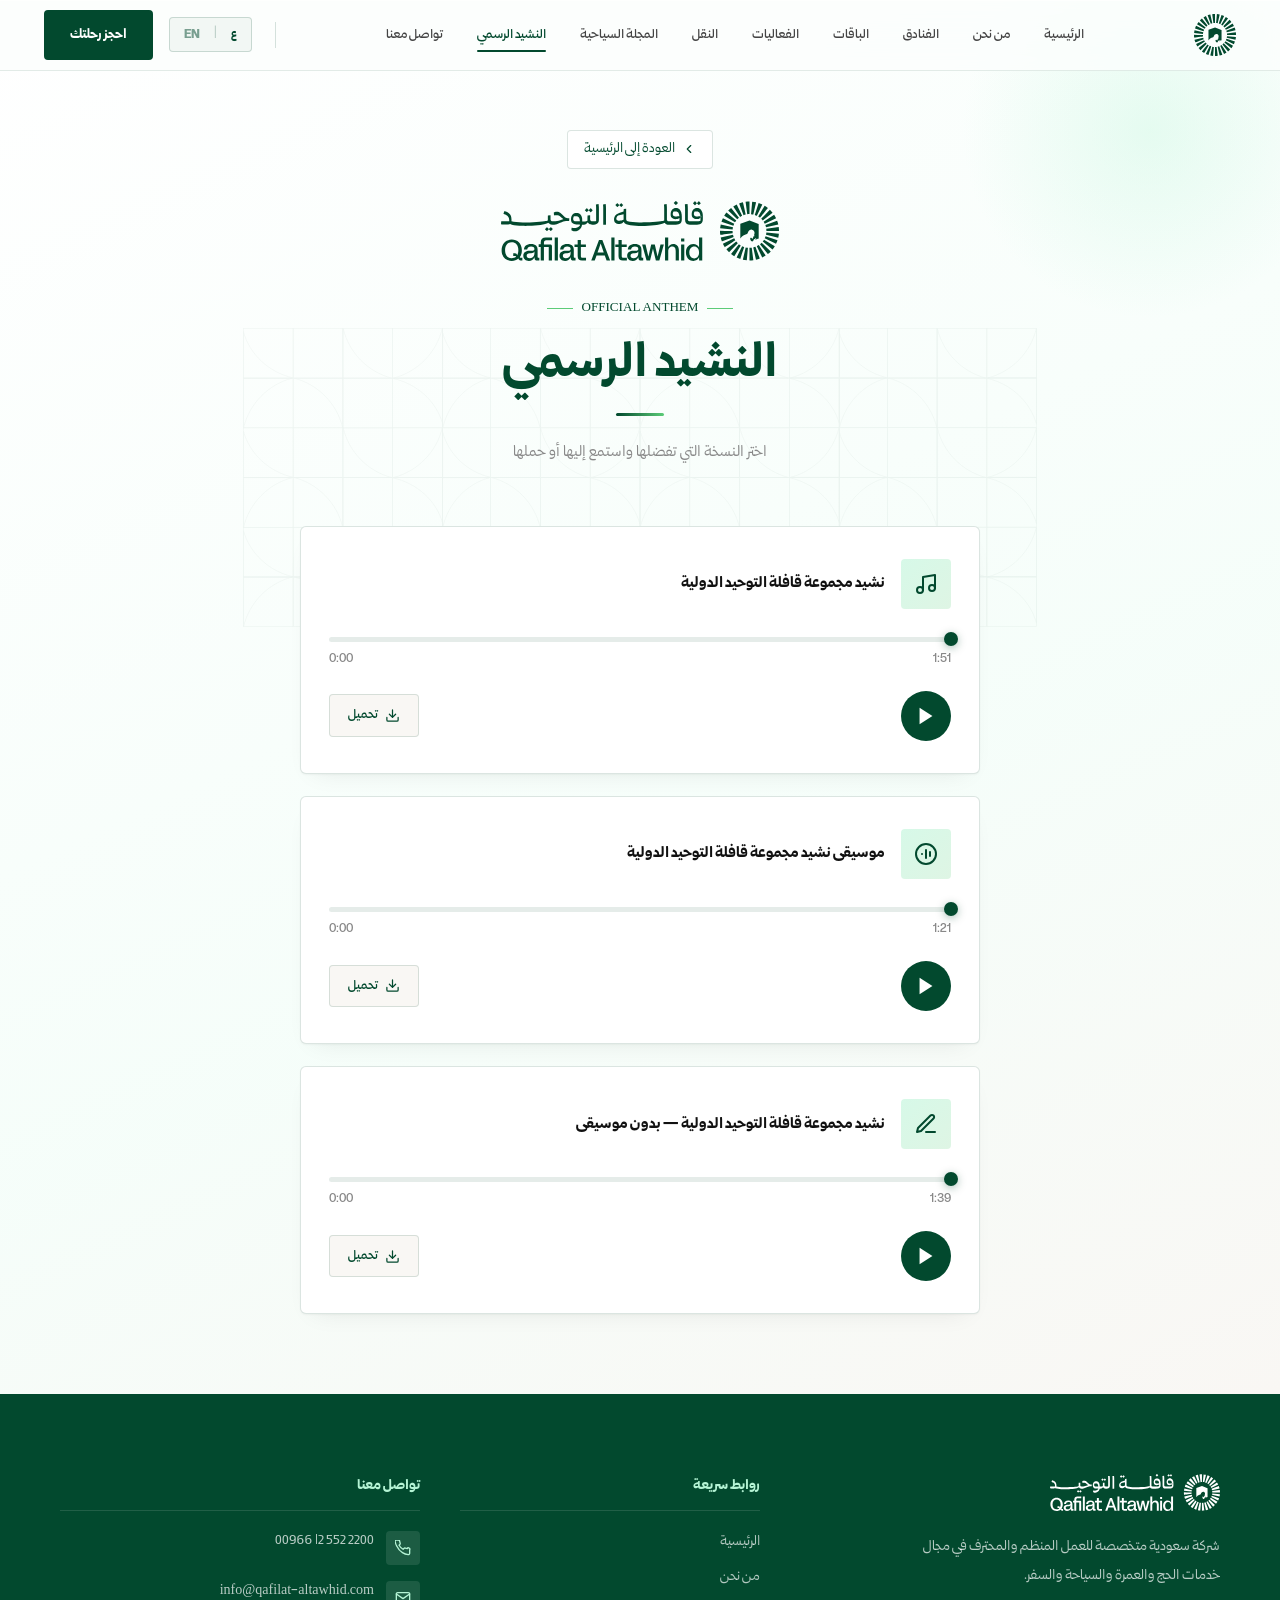
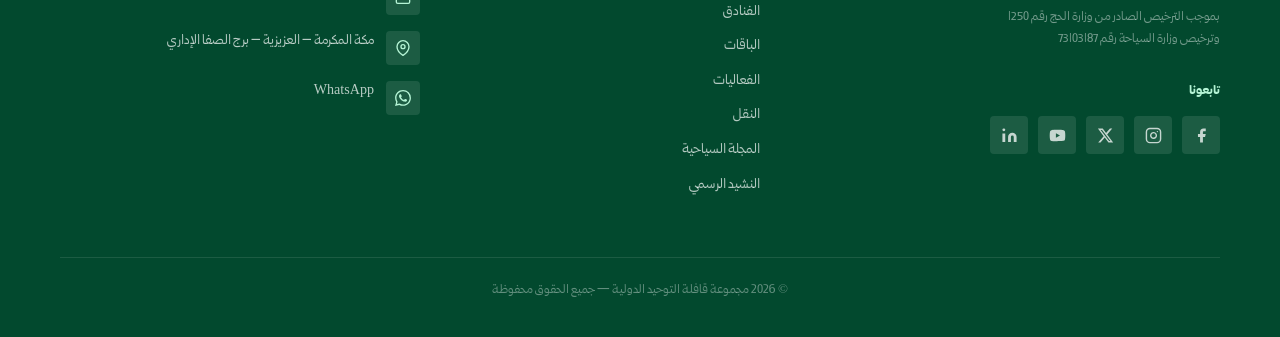
<file: anthem.html>
<!DOCTYPE html>
<html lang="ar" dir="rtl">
<head>
  <meta charset="UTF-8" />
  <meta name="viewport" content="width=device-width, initial-scale=1.0" />
  <meta name="description" content="شريكك في اكتشاف السعودية وبيتك في الرحاب الطاهرة | Your partner in exploring Saudi Arabia, and Your Home In The Holy Lands" />
  <meta name="theme-color" content="#02492e" />
  <!-- Open Graph / Social Sharing -->
  <meta property="og:title"       content="قافلة التوحيد Qafilat Altawhid" />
  <meta property="og:description" content="شريكك في اكتشاف السعودية وبيتك في الرحاب الطاهرة | Your partner in exploring Saudi Arabia, and Your Home In The Holy Lands" />
  <meta property="og:type"        content="website" />
  <meta property="og:url"         content="https://qafilat-altawhid.com/anthem.html" />
  <meta property="og:image"       content="https://qafilat-altawhid.com/preview.jpg" />
  <meta property="og:image:width"  content="1920" />
  <meta property="og:image:height" content="1080" />
  <meta property="og:image:alt"   content="قافلة التوحيد Qafilat Altawhid" />
  <!-- Twitter / X Card -->
  <meta name="twitter:card"        content="summary_large_image" />
  <meta name="twitter:title"       content="قافلة التوحيد Qafilat Altawhid" />
  <meta name="twitter:description" content="شريكك في اكتشاف السعودية وبيتك في الرحاب الطاهرة | Your partner in exploring Saudi Arabia, and Your Home In The Holy Lands" />
  <meta name="twitter:image"       content="https://qafilat-altawhid.com/preview.jpg" />
  <title>قافلة التوحيد Qafilat Altawhid</title>
  <link rel="icon" type="image/svg+xml" href="favicon.svg" />
  <link rel="stylesheet" href="style.css" />
</head>
<body>

<!-- ════════════════════════════════════════
     NAVBAR
════════════════════════════════════════ -->
<nav class="navbar navbar-solid" id="navbar">
  <div class="navbar-inner">

      <a href="index.html" class="nav-logo" aria-label="العودة للرئيسية">
        <img src="SYMBOL LOGO QT.svg"          alt="قافلة التوحيد" class="nav-logo-symbol" />
        <img src="QT LOGO GREEN MAIN LOGO.svg" alt="قافلة التوحيد" class="nav-logo-full" />
      </a>

      <div class="nav-links">
        <a href="index.html"    class="t" data-ar="الرئيسية"         data-en="Home">الرئيسية</a>
        <a href="index.html#about" class="t" data-ar="من نحن"        data-en="About Us">من نحن</a>
        <a href="https://qafilat-altawhid.com/الوجهات-الفندقية/" target="_blank" rel="noopener" class="t" data-ar="الفنادق"    data-en="Hotels">الفنادق</a>
        <a href="https://qafilat-altawhid.com/اختبار-وجهات/"   target="_blank" rel="noopener" class="t" data-ar="الباقات"    data-en="Packages">الباقات</a>
        <a href="https://qafilat-altawhid.com/الفاعليات/"       target="_blank" rel="noopener" class="t" data-ar="الفعاليات"  data-en="Events">الفعاليات</a>
        <a href="https://qafilat-altawhid.com/خدمات-النقل/"    target="_blank" rel="noopener" class="t" data-ar="النقل"      data-en="Transport">النقل</a>
        <a href="https://qafilat-altawhid.com/المجلة-السياحية/" target="_blank" rel="noopener" class="t" data-ar="المجلة السياحية" data-en="Magazine">المجلة السياحية</a>
        <a href="anthem.html" class="active t" data-ar="النشيد الرسمي" data-en="Anthem">النشيد الرسمي</a>
        <a href="index.html#contact" class="t" data-ar="تواصل معنا"  data-en="Contact">تواصل معنا</a>
      </div>

      <div class="nav-cta">
        <div class="lang-switch" id="langSwitch">
          <button class="lang-opt" data-lang="ar">ع</button>
          <span class="lang-divider">|</span>
          <button class="lang-opt" data-lang="en">EN</button>
        </div>
        <a href="https://qafilat-altawhid.com/الرحلات/" target="_blank" rel="noopener" class="btn btn-primary t" data-ar="احجز رحلتك" data-en="Book Now">احجز رحلتك</a>
      </div>

      <div class="mobile-controls">
        <div class="lang-switch" id="langSwitchMobile">
          <button class="lang-opt" data-lang="ar">ع</button>
          <span class="lang-divider">|</span>
          <button class="lang-opt" data-lang="en">EN</button>
        </div>
        <button class="nav-burger" id="navBurger" aria-label="فتح القائمة" aria-expanded="false">
          <span></span><span></span><span></span>
        </button>
      </div>

  </div><!-- /.navbar-inner -->

  <!-- Mobile dropdown — outside pill+ring so overflow:hidden / backdrop-filter never clips it -->
  <div class="nav-mobile" id="navMobile" role="menu">
    <a href="index.html"    role="menuitem" class="t" data-ar="الرئيسية"        data-en="Home">الرئيسية</a>
    <a href="index.html#about" role="menuitem" class="t" data-ar="من نحن"       data-en="About Us">من نحن</a>
    <a href="https://qafilat-altawhid.com/الوجهات-الفندقية/" target="_blank" rel="noopener" role="menuitem" class="t" data-ar="الفنادق"    data-en="Hotels">الفنادق</a>
    <a href="https://qafilat-altawhid.com/اختبار-وجهات/"   target="_blank" rel="noopener" role="menuitem" class="t" data-ar="الباقات"    data-en="Packages">الباقات</a>
    <a href="https://qafilat-altawhid.com/الفاعليات/"       target="_blank" rel="noopener" role="menuitem" class="t" data-ar="الفعاليات"  data-en="Events">الفعاليات</a>
    <a href="https://qafilat-altawhid.com/خدمات-النقل/"    target="_blank" rel="noopener" role="menuitem" class="t" data-ar="النقل"      data-en="Transport">النقل</a>
    <a href="https://qafilat-altawhid.com/المجلة-السياحية/" target="_blank" rel="noopener" role="menuitem" class="t" data-ar="المجلة السياحية" data-en="Magazine">المجلة السياحية</a>
    <a href="anthem.html" role="menuitem" class="t" data-ar="النشيد الرسمي" data-en="Anthem">النشيد الرسمي</a>
    <a href="index.html#contact" role="menuitem" class="t" data-ar="تواصل معنا" data-en="Contact">تواصل معنا</a>
    <div class="nav-mobile-cta">
      <a href="https://qafilat-altawhid.com/الرحلات/" target="_blank" rel="noopener" class="btn btn-primary t" data-ar="احجز رحلتك" data-en="Book Now">احجز رحلتك</a>
    </div>
  </div>

</nav>


<!-- ════════════════════════════════════════
     ANTHEM PAGE
════════════════════════════════════════ -->
<main class="anthem-page">
  <div class="anthem-orb" aria-hidden="true"></div>

  <div class="anthem-header">
    <a href="index.html" class="anthem-back">
      <svg viewBox="0 0 24 24" fill="none" stroke="currentColor" stroke-width="2" stroke-linecap="round" stroke-linejoin="round"><polyline points="15 18 9 12 15 6"/></svg>
      <span class="t" data-ar="العودة إلى الرئيسية" data-en="Back to Home">العودة إلى الرئيسية</span>
    </a>
    <img src="QT LOGO GREEN MAIN LOGO.svg" alt="قافلة التوحيد" class="nav-logo-anthem" />
    <span class="section-label" style="justify-content:center;margin-bottom:12px;">OFFICIAL ANTHEM</span>
    <h1 class="section-title t" style="text-align:center" data-ar="النشيد الرسمي" data-en="Official Anthem">النشيد الرسمي</h1>
    <div class="section-divider center"></div>
    <p class="t" style="font-size:1rem;color:var(--text-light);text-align:center;margin-top:-24px;"
       data-ar="اختر النسخة التي تفضلها واستمع إليها أو حملها"
       data-en="Choose your preferred version to listen or download.">
      اختر النسخة التي تفضلها واستمع إليها أو حملها
    </p>
  </div>

  <!-- Audio Cards -->
  <div class="anthem-cards">

    <!-- Card 1 -->
    <div class="audio-card"
         data-src="نشيد مجموعة قافلة التوحيد الدولية.mp3"
         data-filename="نشيد قافلة التوحيد الدولية.mp3">
      <div class="audio-card-top">
        <div class="audio-icon-box">
          <svg viewBox="0 0 24 24" fill="none" stroke="currentColor" stroke-width="2" stroke-linecap="round" stroke-linejoin="round"><path d="M9 18V5l12-2v13"/><circle cx="6" cy="18" r="3"/><circle cx="18" cy="16" r="3"/></svg>
        </div>
        <h2 class="audio-card-title t"
            data-ar="نشيد مجموعة قافلة التوحيد الدولية"
            data-en="Qafilat Altawhid International Group Anthem">
          نشيد مجموعة قافلة التوحيد الدولية
        </h2>
      </div>
      <audio preload="metadata"></audio>
      <div class="audio-progress-bar" tabindex="0">
        <div class="audio-progress-fill"></div>
        <div class="audio-progress-thumb"></div>
      </div>
      <div class="audio-times">
        <span class="audio-current">0:00</span>
        <span class="audio-duration">0:00</span>
      </div>
      <div class="audio-controls-row">
        <button class="audio-play-btn" aria-label="تشغيل / إيقاف">
          <svg class="icon-play" viewBox="0 0 24 24" fill="currentColor"><polygon points="5 3 19 12 5 21 5 3"/></svg>
          <svg class="icon-pause" viewBox="0 0 24 24" fill="currentColor" style="display:none"><rect x="6" y="4" width="4" height="16"/><rect x="14" y="4" width="4" height="16"/></svg>
        </button>
        <a class="audio-dl-btn" download>
          <svg viewBox="0 0 24 24" fill="none" stroke="currentColor" stroke-width="2" stroke-linecap="round" stroke-linejoin="round"><path d="M21 15v4a2 2 0 01-2 2H5a2 2 0 01-2-2v-4M7 10l5 5 5-5M12 15V3"/></svg>
          <span class="t" data-ar="تحميل" data-en="Download">تحميل</span>
        </a>
      </div>
    </div>

    <!-- Card 2 -->
    <div class="audio-card"
         data-src="موسيقى نشيد مجموعة قافلة التوحيد الدولية.mp3"
         data-filename="موسيقى نشيد قافلة التوحيد.mp3">
      <div class="audio-card-top">
        <div class="audio-icon-box">
          <svg viewBox="0 0 24 24" fill="none" stroke="currentColor" stroke-width="2" stroke-linecap="round" stroke-linejoin="round"><circle cx="12" cy="12" r="10"/><line x1="8" y1="12" x2="8" y2="12"/><line x1="12" y1="8" x2="12" y2="16"/><line x1="16" y1="10" x2="16" y2="14"/></svg>
        </div>
        <h2 class="audio-card-title t"
            data-ar="موسيقى نشيد مجموعة قافلة التوحيد الدولية"
            data-en="Qafilat Altawhid Anthem — Instrumental">
          موسيقى نشيد مجموعة قافلة التوحيد الدولية
        </h2>
      </div>
      <audio preload="metadata"></audio>
      <div class="audio-progress-bar" tabindex="0">
        <div class="audio-progress-fill"></div>
        <div class="audio-progress-thumb"></div>
      </div>
      <div class="audio-times">
        <span class="audio-current">0:00</span>
        <span class="audio-duration">0:00</span>
      </div>
      <div class="audio-controls-row">
        <button class="audio-play-btn" aria-label="تشغيل / إيقاف">
          <svg class="icon-play" viewBox="0 0 24 24" fill="currentColor"><polygon points="5 3 19 12 5 21 5 3"/></svg>
          <svg class="icon-pause" viewBox="0 0 24 24" fill="currentColor" style="display:none"><rect x="6" y="4" width="4" height="16"/><rect x="14" y="4" width="4" height="16"/></svg>
        </button>
        <a class="audio-dl-btn" download>
          <svg viewBox="0 0 24 24" fill="none" stroke="currentColor" stroke-width="2" stroke-linecap="round" stroke-linejoin="round"><path d="M21 15v4a2 2 0 01-2 2H5a2 2 0 01-2-2v-4M7 10l5 5 5-5M12 15V3"/></svg>
          <span class="t" data-ar="تحميل" data-en="Download">تحميل</span>
        </a>
      </div>
    </div>

    <!-- Card 3 -->
    <div class="audio-card"
         data-src="نشيد مجموعة قافلة التوحيد الدولية - بدون موسيٍقى.mp3"
         data-filename="نشيد قافلة التوحيد - بدون موسيقى.mp3">
      <div class="audio-card-top">
        <div class="audio-icon-box">
          <svg viewBox="0 0 24 24" fill="none" stroke="currentColor" stroke-width="2" stroke-linecap="round" stroke-linejoin="round"><path d="M12 20h9"/><path d="M16.5 3.5a2.121 2.121 0 013 3L7 19l-4 1 1-4L16.5 3.5z"/></svg>
        </div>
        <h2 class="audio-card-title t"
            data-ar="نشيد مجموعة قافلة التوحيد الدولية — بدون موسيقى"
            data-en="Qafilat Altawhid Anthem — Acapella (No Music)">
          نشيد مجموعة قافلة التوحيد الدولية — بدون موسيقى
        </h2>
      </div>
      <audio preload="metadata"></audio>
      <div class="audio-progress-bar" tabindex="0">
        <div class="audio-progress-fill"></div>
        <div class="audio-progress-thumb"></div>
      </div>
      <div class="audio-times">
        <span class="audio-current">0:00</span>
        <span class="audio-duration">0:00</span>
      </div>
      <div class="audio-controls-row">
        <button class="audio-play-btn" aria-label="تشغيل / إيقاف">
          <svg class="icon-play" viewBox="0 0 24 24" fill="currentColor"><polygon points="5 3 19 12 5 21 5 3"/></svg>
          <svg class="icon-pause" viewBox="0 0 24 24" fill="currentColor" style="display:none"><rect x="6" y="4" width="4" height="16"/><rect x="14" y="4" width="4" height="16"/></svg>
        </button>
        <a class="audio-dl-btn" download>
          <svg viewBox="0 0 24 24" fill="none" stroke="currentColor" stroke-width="2" stroke-linecap="round" stroke-linejoin="round"><path d="M21 15v4a2 2 0 01-2 2H5a2 2 0 01-2-2v-4M7 10l5 5 5-5M12 15V3"/></svg>
          <span class="t" data-ar="تحميل" data-en="Download">تحميل</span>
        </a>
      </div>
    </div>

  </div><!-- /.anthem-cards -->
</main>


<!-- Footer -->
<footer id="contact" class="footer">
  <div class="container">
    <div class="footer-grid">

      <div class="footer-brand">
        <img src="LOGO QT WHITE MAINE LOGO.svg" alt="قافلة التوحيد الدولية" class="footer-logo" />
        <p class="footer-tagline t"
           data-ar="شركة سعودية متخصصة للعمل المنظم والمحترف في مجال خدمات الحج والعمرة والسياحة والسفر."
           data-en="A Saudi company specialized in professional and organized Hajj, Umrah, tourism, and travel services.">
          شركة سعودية متخصصة للعمل المنظم والمحترف في مجال خدمات الحج والعمرة والسياحة والسفر.
        </p>
        <p class="footer-license">
          <span class="lang-ar-content">بموجب الترخيص الصادر من وزارة الحج رقم 1250<br>وترخيص وزارة السياحة رقم 73103187</span>
          <span class="lang-en-content" style="display:none">Licensed by the Ministry of Hajj No. 1250<br>and Ministry of Tourism No. 73103187</span>
        </p>
        <div class="footer-social-wrap">
          <h5 class="t" data-ar="تابعونا" data-en="Follow Us">تابعونا</h5>
          <div class="footer-social-icons">
            <a href="https://web.facebook.com/qafilat/" target="_blank" rel="noopener" class="soc-link" aria-label="Facebook"><svg viewBox="0 0 24 24" fill="currentColor"><path d="M18 2h-3a5 5 0 00-5 5v3H7v4h3v8h4v-8h3l1-4h-4V7a1 1 0 011-1h3z"/></svg></a>
            <a href="https://www.instagram.com/qafilat/" target="_blank" rel="noopener" class="soc-link" aria-label="Instagram"><svg viewBox="0 0 24 24" fill="none" stroke="currentColor" stroke-width="2" stroke-linecap="round" stroke-linejoin="round"><rect x="2" y="2" width="20" height="20" rx="5" ry="5"/><path d="M16 11.37A4 4 0 1112.63 8 4 4 0 0116 11.37z"/><line x1="17.5" y1="6.5" x2="17.51" y2="6.5"/></svg></a>
            <a href="https://x.com/qafilat" target="_blank" rel="noopener" class="soc-link" aria-label="X"><svg viewBox="0 0 24 24" fill="currentColor"><path d="M18.244 2.25h3.308l-7.227 8.26 8.502 11.24H16.17l-5.214-6.817L4.99 21.75H1.68l7.73-8.835L1.254 2.25H8.08l4.713 6.231zm-1.161 17.52h1.833L7.084 4.126H5.117z"/></svg></a>
            <a href="https://www.youtube.com/@qafilat-" target="_blank" rel="noopener" class="soc-link" aria-label="YouTube"><svg viewBox="0 0 24 24" fill="currentColor"><path d="M22.54 6.42a2.78 2.78 0 00-1.95-1.96C18.88 4 12 4 12 4s-6.88 0-8.59.46a2.78 2.78 0 00-1.95 1.96A29 29 0 001 12a29 29 0 00.46 5.58A2.78 2.78 0 003.41 19.6C5.12 20 12 20 12 20s6.88 0 8.59-.46a2.78 2.78 0 001.95-1.95A29 29 0 0023 12a29 29 0 00-.46-5.58zM9.75 15.02V8.98L15.5 12l-5.75 3.02z"/></svg></a>
            <a href="https://www.linkedin.com/company/qafilat/" target="_blank" rel="noopener" class="soc-link" aria-label="LinkedIn"><svg viewBox="0 0 24 24" fill="currentColor"><path d="M16 8a6 6 0 016 6v7h-4v-7a2 2 0 00-2-2 2 2 0 00-2 2v7h-4v-7a6 6 0 016-6zM2 9h4v12H2z"/><circle cx="4" cy="4" r="2"/></svg></a>
          </div>
        </div>
      </div>

      <div class="footer-col">
        <h4 class="t" data-ar="روابط سريعة" data-en="Quick Links">روابط سريعة</h4>
        <ul class="footer-links">
          <li><a href="index.html"         class="t" data-ar="الرئيسية"            data-en="Home">الرئيسية</a></li>
          <li><a href="index.html#about"   class="t" data-ar="من نحن"              data-en="About Us">من نحن</a></li>
          <li><a href="https://qafilat-altawhid.com/الوجهات-الفندقية/" target="_blank" rel="noopener" class="t" data-ar="الفنادق"     data-en="Hotels">الفنادق</a></li>
          <li><a href="https://qafilat-altawhid.com/اختبار-وجهات/"   target="_blank" rel="noopener" class="t" data-ar="الباقات"     data-en="Packages">الباقات</a></li>
          <li><a href="https://qafilat-altawhid.com/الفاعليات/"       target="_blank" rel="noopener" class="t" data-ar="الفعاليات"   data-en="Events">الفعاليات</a></li>
          <li><a href="https://qafilat-altawhid.com/خدمات-النقل/"    target="_blank" rel="noopener" class="t" data-ar="النقل"       data-en="Transport">النقل</a></li>
          <li><a href="https://qafilat-altawhid.com/المجلة-السياحية/" target="_blank" rel="noopener" class="t" data-ar="المجلة السياحية" data-en="Magazine">المجلة السياحية</a></li>
          <li><a href="anthem.html" class="t" data-ar="النشيد الرسمي" data-en="Anthem">النشيد الرسمي</a></li>
        </ul>
      </div>

      <div class="footer-col">
        <h4 class="t" data-ar="تواصل معنا" data-en="Contact Us">تواصل معنا</h4>
        <div class="footer-contact-item">
          <div class="footer-ci-icon"><svg viewBox="0 0 24 24" fill="none" stroke="currentColor" stroke-width="2" stroke-linecap="round" stroke-linejoin="round"><path d="M22 16.92v3a2 2 0 01-2.18 2 19.79 19.79 0 01-8.63-3.07A19.5 19.5 0 013.07 9.8a19.79 19.79 0 01-3.07-8.67A2 2 0 012 0h3a2 2 0 012 1.72c.127.96.361 1.903.7 2.81a2 2 0 01-.45 2.11L6.09 7.91a16 16 0 006 6l1.27-1.27a2 2 0 012.11-.45c.907.339 1.85.573 2.81.7A2 2 0 0122 14.92l.02 2z"/></svg></div>
          <div class="footer-ci-text"><a href="tel:00966125522200" dir="ltr">00966 12 552 2200</a></div>
        </div>
        <div class="footer-contact-item">
          <div class="footer-ci-icon"><svg viewBox="0 0 24 24" fill="none" stroke="currentColor" stroke-width="2" stroke-linecap="round" stroke-linejoin="round"><path d="M4 4h16c1.1 0 2 .9 2 2v12c0 1.1-.9 2-2 2H4c-1.1 0-2-.9-2-2V6c0-1.1.9-2 2-2z"/><polyline points="22,6 12,13 2,6"/></svg></div>
          <div class="footer-ci-text"><a href="mailto:info@qafilat-altawhid.com">info@qafilat-altawhid.com</a></div>
        </div>
        <div class="footer-contact-item">
          <div class="footer-ci-icon"><svg viewBox="0 0 24 24" fill="none" stroke="currentColor" stroke-width="2" stroke-linecap="round" stroke-linejoin="round"><path d="M21 10c0 7-9 13-9 13s-9-6-9-13a9 9 0 0118 0z"/><circle cx="12" cy="10" r="3"/></svg></div>
          <div class="footer-ci-text t"
               data-ar="مكة المكرمة – العزيزية – برج الصفا الإداري"
               data-en="Makkah – Al-Aziziyah – Al-Safa Tower">
            مكة المكرمة – العزيزية – برج الصفا الإداري
          </div>
        </div>
        <div class="footer-contact-item">
          <div class="footer-ci-icon"><svg viewBox="0 0 24 24" fill="currentColor"><path d="M17.472 14.382c-.297-.149-1.758-.867-2.03-.967-.273-.099-.471-.148-.67.15-.197.297-.767.966-.94 1.164-.173.199-.347.223-.644.075-.297-.15-1.255-.463-2.39-1.475-.883-.788-1.48-1.761-1.653-2.059-.173-.297-.018-.458.13-.606.134-.133.298-.347.446-.52.149-.174.198-.298.298-.497.099-.198.05-.371-.025-.52-.075-.149-.669-1.612-.916-2.207-.242-.579-.487-.5-.669-.51-.173-.008-.371-.01-.57-.01-.198 0-.52.074-.792.372-.272.297-1.04 1.016-1.04 2.479 0 1.462 1.065 2.875 1.213 3.074.149.198 2.096 3.2 5.077 4.487.709.306 1.262.489 1.694.625.712.227 1.36.195 1.871.118.571-.085 1.758-.719 2.006-1.413.248-.694.248-1.289.173-1.413-.074-.124-.272-.198-.57-.347m-5.421 7.403h-.004a9.87 9.87 0 01-5.031-1.378l-.361-.214-3.741.982.998-3.648-.235-.374a9.86 9.86 0 01-1.51-5.26c.001-5.45 4.436-9.884 9.888-9.884 2.64 0 5.122 1.03 6.988 2.898a9.825 9.825 0 012.893 6.994c-.003 5.45-4.437 9.884-9.885 9.884m8.413-18.297A11.815 11.815 0 0012.05 0C5.495 0 .16 5.335.157 11.892c0 2.096.547 4.142 1.588 5.945L.057 24l6.305-1.654a11.882 11.882 0 005.683 1.448h.005c6.554 0 11.89-5.335 11.893-11.893a11.821 11.821 0 00-3.48-8.413z"/></svg></div>
          <div class="footer-ci-text"><a href="https://wa.me/966125522200" target="_blank" rel="noopener">WhatsApp</a></div>
        </div>
      </div>

    </div>
    <div class="footer-bottom">
      <p class="t"
         data-ar="© 2026 مجموعة قافلة التوحيد الدولية — جميع الحقوق محفوظة"
         data-en="© 2026 Qafilat Altawhid International Group — All Rights Reserved">
        © 2026 مجموعة قافلة التوحيد الدولية — جميع الحقوق محفوظة
      </p>
    </div>
  </div>
</footer>


<script>
(function () {
  'use strict';

  /* ── Language (shared with main page via localStorage) ── */
  let currentLang = localStorage.getItem('qt-lang') || 'ar';

  function applyLang(lang) {
    currentLang = lang;
    localStorage.setItem('qt-lang', lang);
    const html = document.documentElement;
    html.lang = lang;
    html.dir  = lang === 'en' ? 'ltr' : 'rtl';
    document.body.classList.toggle('lang-en', lang === 'en');
    document.querySelectorAll('.t').forEach(el => {
      const val = lang === 'en' ? el.dataset.en : el.dataset.ar;
      if (val !== undefined) el.textContent = val;
    });
    document.querySelectorAll('.lang-switch').forEach(sw => {
      sw.querySelectorAll('.lang-opt').forEach(btn => {
        btn.classList.toggle('active', btn.dataset.lang === lang);
      });
    });
    document.querySelectorAll('.lang-ar-content').forEach(el => { el.style.display = lang === 'ar' ? '' : 'none'; });
    document.querySelectorAll('.lang-en-content').forEach(el => { el.style.display = lang === 'en' ? '' : 'none'; });
  }

  /* ── Navbar ────────────────────────────────────────── */
  const navbar = document.getElementById('navbar');
  const burger = document.getElementById('navBurger');
  const mobile = document.getElementById('navMobile');

  if (navbar) {
    window.addEventListener('scroll', () => {
      navbar.classList.toggle('scrolled', window.scrollY > 50);
    }, { passive: true });
  }
  if (burger && mobile) {
    burger.addEventListener('click', e => {
      e.stopPropagation();
      const open = mobile.classList.toggle('open');
      burger.classList.toggle('open', open);
    });
    document.addEventListener('click', e => {
      if (!navbar.contains(e.target)) { mobile.classList.remove('open'); burger.classList.remove('open'); }
    });
    mobile.querySelectorAll('a').forEach(a => {
      a.addEventListener('click', () => { mobile.classList.remove('open'); burger.classList.remove('open'); });
    });
  }
  document.querySelectorAll('.lang-switch').forEach(sw => {
    sw.querySelectorAll('.lang-opt').forEach(btn => {
      btn.addEventListener('click', () => {
        const target = btn.dataset.lang;
        if (target && target !== currentLang) applyLang(target);
      });
    });
  });

  /* ── Audio Players ─────────────────────────────────── */
  function fmt(s) {
    if (!isFinite(s)) return '0:00';
    return `${Math.floor(s/60)}:${String(Math.floor(s%60)).padStart(2,'0')}`;
  }

  document.querySelectorAll('.audio-card').forEach(card => {
    const audio   = card.querySelector('audio');
    const playBtn = card.querySelector('.audio-play-btn');
    const iPlay   = card.querySelector('.icon-play');
    const iPause  = card.querySelector('.icon-pause');
    const bar     = card.querySelector('.audio-progress-bar');
    const fill    = card.querySelector('.audio-progress-fill');
    const thumb   = card.querySelector('.audio-progress-thumb');
    const curEl   = card.querySelector('.audio-current');
    const durEl   = card.querySelector('.audio-duration');
    const dlBtn   = card.querySelector('.audio-dl-btn');

    audio.src  = card.dataset.src;
    dlBtn.href = card.dataset.src;
    dlBtn.setAttribute('download', card.dataset.filename);

    function setPlay(state) {
      iPlay.style.display  = state ? 'none' : '';
      iPause.style.display = state ? '' : 'none';
    }
    function updateBar() {
      if (!audio.duration) return;
      const pct = (audio.currentTime / audio.duration) * 100;
      fill.style.width  = pct + '%';
      thumb.style.right = pct + '%';
      curEl.textContent = fmt(audio.currentTime);
    }
    function pauseOthers() {
      document.querySelectorAll('.audio-card audio').forEach(a => {
        if (a !== audio && !a.paused) { a.pause(); }
      });
      document.querySelectorAll('.audio-card .icon-play').forEach(i => i.style.display = '');
      document.querySelectorAll('.audio-card .icon-pause').forEach(i => i.style.display = 'none');
    }

    playBtn.addEventListener('click', () => {
      if (audio.paused) { pauseOthers(); audio.play().catch(()=>{}); }
      else { audio.pause(); }
    });
    audio.addEventListener('play',  () => setPlay(true));
    audio.addEventListener('pause', () => setPlay(false));
    audio.addEventListener('ended', () => {
      setPlay(false);
      fill.style.width = '0%'; thumb.style.right = '0%'; curEl.textContent = '0:00';
    });
    audio.addEventListener('timeupdate', updateBar);
    audio.addEventListener('loadedmetadata', () => { durEl.textContent = fmt(audio.duration); });

    bar.addEventListener('click', e => {
      if (!audio.duration) return;
      const rect = bar.getBoundingClientRect();
      const pct  = Math.max(0, Math.min(1, (rect.right - e.clientX) / rect.width));
      audio.currentTime = pct * audio.duration;
      updateBar();
    });
    bar.addEventListener('keydown', e => {
      if (!audio.duration) return;
      if (e.key === 'ArrowRight') audio.currentTime = Math.max(0, audio.currentTime - 5);
      if (e.key === 'ArrowLeft')  audio.currentTime = Math.min(audio.duration, audio.currentTime + 5);
      updateBar();
    });
  });

  /* ── Apply saved lang on load ──────────────────────── */
  document.addEventListener('DOMContentLoaded', () => {
    applyLang(currentLang);
  });

})();
</script>
</body>
</html>
</file>
<file: style.css>
/* =====================================================
   QAFILAT ALTAWHID — Master Stylesheet v2
   Qafilat Altawhid International Group
   ===================================================== */

/* ── Font Faces ───────────────────────────────────── */
@font-face { font-family:'Zagel'; src:url('ZagelArabicITF-Light.otf') format('opentype'); font-weight:300; font-display:swap; }
@font-face { font-family:'Zagel'; src:url('ZagelArabicITF-Regular.otf') format('opentype'); font-weight:400; font-display:swap; }
@font-face { font-family:'Zagel'; src:url('ZagelArabicITF-Medium.otf') format('opentype'); font-weight:500; font-display:swap; }
@font-face { font-family:'Zagel'; src:url('ZagelArabicITF-Bold.otf') format('opentype'); font-weight:700; font-display:swap; }
@font-face { font-family:'FFF Acid'; src:url('FFF-AcidGrotesk-Light-TRIAL.otf') format('opentype'); font-weight:300; font-display:swap; }
@font-face { font-family:'FFF Acid'; src:url('FFF-AcidGrotesk-Regular-TRIAL.otf') format('opentype'); font-weight:400; font-display:swap; }
@font-face { font-family:'FFF Acid'; src:url('FFF-AcidGrotesk-Normal-TRIAL.otf') format('opentype'); font-weight:450; font-display:swap; }
@font-face { font-family:'FFF Acid'; src:url('FFF-AcidGrotesk-Medium-TRIAL.otf') format('opentype'); font-weight:500; font-display:swap; }
@font-face { font-family:'FFF Acid'; src:url('FFF-AcidGrotesk-ExtraBold-TRIAL.otf') format('opentype'); font-weight:800; font-display:swap; }

/* ── CSS Variables ────────────────────────────────── */
:root {
  --primary:      #02492e;
  --primary-dark: #023d26;
  --secondary:    #b5f4d5;
  --accent:       #5ccc78;
  --bg-accent:    #e6e3dc;
  --white:        #ffffff;
  --off-white:    #f9f7f4;
  --cream:        #f4f1ec;
  --text-dark:    #111111;
  --text-mid:     #444444;
  --text-light:   #888888;
  /* Architectural system — hairline borders, directional shadows, near-sharp corners */
  --border:       rgba(2,73,46,0.14);
  --shadow-sm:    0 1px 2px rgba(2,30,18,0.04), 0 10px 24px -14px rgba(2,30,18,0.10);
  --shadow:       0 2px 6px rgba(2,30,18,0.05), 0 20px 44px -22px rgba(2,30,18,0.16);
  --shadow-lg:    0 3px 8px rgba(2,30,18,0.06), 0 28px 60px -26px rgba(2,30,18,0.22);
  --radius:       6px;
  --radius-sm:    4px;
  --font-ar:      'Zagel','Noto Serif Arabic',serif;
  --font-en:      'FFF Acid','Inter',sans-serif;
  /* gradient ring colors */
  --ring-a: rgba(181,244,213,0.9);
  --ring-b: rgba(92,204,120,0.45);
  --ring-c: rgba(181,244,213,0.75);
}

/* ── Reset ────────────────────────────────────────── */
*,*::before,*::after{box-sizing:border-box;margin:0;padding:0;}
html{scroll-behavior:smooth;-webkit-text-size-adjust:100%;}
body{
  font-family:var(--font-ar);
  direction:rtl;
  background:var(--white);
  color:var(--text-dark);
  overflow-x:hidden;
  line-height:1.6;
  transition:font-family 0.2s;
}
img{max-width:100%;height:auto;display:block;}
a{text-decoration:none;color:inherit;}
ul{list-style:none;}
button{cursor:pointer;border:none;background:none;font-family:inherit;}

/* ── Arabic mode — enforce Zagel everywhere ───────── */
body{font-family:var(--font-ar);}
h1,h2,h3,h4,h5,h6,p,a,li,span,button,input,textarea{font-family:inherit;}

/* Arabic letterforms must connect naturally — no tracking, ever.
   Latin-only elements (numerals, EN micro-labels) keep theirs explicitly. */
body:not(.lang-en) :is(h1,h2,h3,h4,h5,h6,p,a,li,button,.t,.btn){letter-spacing:normal;}
body:not(.lang-en){letter-spacing:normal;}

/* ── English mode ─────────────────────────────────── */
body.lang-en {
  font-family: var(--font-en);
  direction: ltr;
}
body.lang-en .section-title,
body.lang-en .section-label,
body.lang-en .hero-title,
body.lang-en .hero-slogan,
body.lang-en .hero-en-badge,
body.lang-en p,
body.lang-en h2,
body.lang-en h3,
body.lang-en h4,
body.lang-en li,
body.lang-en a,
body.lang-en .btn,
body.lang-en .vmg-card h3,
body.lang-en .vmg-card p,
body.lang-en .chairman-name,
body.lang-en .chairman-role,
body.lang-en .award-card h3,
body.lang-en .forum-partnership-badge,
body.lang-en .piac-text,
body.lang-en .unified-sub,
body.lang-en .footer-tagline,
body.lang-en .footer-license,
body.lang-en .footer-ci-text,
body.lang-en .audio-card-title {
  font-family: var(--font-en);
}
body.lang-en .chairman-quote {
  border-right: none;
  border-left: 3px solid var(--primary);
  text-align: left;
}
body.lang-en .chairman-body { text-align: left; }
body.lang-en .footer-tagline { max-width: 360px; }
body.lang-en .nav-links a,
body.lang-en .nav-mobile a,
body.lang-en .nav-cta .btn { font-family: var(--font-en); }

/* ── Utility ──────────────────────────────────────── */
.container{max-width:1200px;margin:0 auto;padding:0 20px;}

.section-label{
  display:inline-flex;align-items:center;gap:8px;
  font-size:0.77rem;font-weight:500;color:var(--primary);
  text-transform:uppercase;letter-spacing:0.13em;
  font-family:var(--font-en);margin-bottom:14px;
}
.section-label::before,.section-label::after{
  content:'';display:block;width:26px;height:1px;background:var(--accent);
}
/* Arabic mode: reset label to Zagel, no uppercase tracking */
body:not(.lang-en) .section-label{
  font-family:var(--font-ar);letter-spacing:0;text-transform:none;font-size:.82rem;
}

.section-title{
  font-family:var(--font-ar);
  font-size:clamp(2rem,4.8vw,3.3rem);font-weight:700;
  color:var(--primary);line-height:1.22;margin-bottom:18px;
  text-wrap:balance;
}
body.lang-en .section-title { font-family:var(--font-en); }

.section-divider{
  width:48px;height:3px;
  background:linear-gradient(90deg,var(--primary),var(--accent));
  border-radius:2px;margin:0 0 48px;
}
.section-divider.center{margin-left:auto;margin-right:auto;}

/* Buttons — cleaner geometry, considered motion */
.btn{
  position:relative;overflow:hidden;
  display:inline-flex;align-items:center;justify-content:center;
  gap:9px;padding:13px 30px;border-radius:4px;
  font-family:var(--font-ar);font-size:0.97rem;font-weight:500;
  transition:transform .3s cubic-bezier(.22,1,.36,1),box-shadow .3s,background .3s,color .3s,border-color .3s;
  cursor:pointer;white-space:nowrap;
}
/* Soft light sweep on hover */
.btn::after{
  content:'';position:absolute;top:0;bottom:0;width:42%;
  left:-60%;
  background:linear-gradient(100deg,transparent,rgba(255,255,255,.28),transparent);
  transform:skewX(-18deg);
  transition:left .6s ease;
  pointer-events:none;
}
.btn:hover::after{left:130%;}
.btn svg{flex-shrink:0;}
.btn-primary{background:var(--primary);color:var(--white);border:2px solid var(--primary);}
.btn-primary:hover{background:var(--primary-dark);border-color:var(--primary-dark);transform:translateY(-2px);box-shadow:0 8px 28px rgba(2,73,46,.28);}
.btn-outline{background:transparent;color:var(--primary);border:2px solid var(--primary);}
.btn-outline:hover{background:var(--primary);color:var(--white);transform:translateY(-2px);}
.btn-ghost-white{background:transparent;color:var(--white);border:2px solid rgba(255,255,255,.4);}
.btn-ghost-white:hover{background:rgba(255,255,255,.12);border-color:rgba(255,255,255,.7);transform:translateY(-2px);}
.btn-whatsapp{background:#c8f7dd;color:var(--primary);border:1.5px solid rgba(2,73,46,.22);}
.btn-whatsapp:hover{background:#b5f4d5;border-color:rgba(2,73,46,.35);transform:translateY(-2px);box-shadow:0 8px 24px rgba(2,73,46,.12);}

/* Pattern overlay — disabled (pattern removed) */
.has-pattern{position:relative;}
.has-pattern>*{position:relative;z-index:1;}

/* Reveal — rise with focus pull */
.reveal{
  opacity:0;transform:translateY(34px);filter:blur(7px);
  transition:opacity .85s cubic-bezier(.22,1,.36,1),
             transform .85s cubic-bezier(.22,1,.36,1),
             filter .85s cubic-bezier(.22,1,.36,1);
}
.reveal.visible{opacity:1;transform:translateY(0);filter:blur(0);}
.reveal-d1{transition-delay:.1s;}
.reveal-d2{transition-delay:.2s;}
.reveal-d3{transition-delay:.3s;}
.reveal-d4{transition-delay:.4s;}

/* Scroll progress — hairline at the very top */
.scroll-progress{
  position:fixed;top:0;left:0;right:0;height:2.5px;z-index:9500;
  background:linear-gradient(90deg,var(--accent),var(--primary));
  transform-origin:0 50%;transform:scaleX(0);
  pointer-events:none;
}
html[dir="rtl"] .scroll-progress{transform-origin:100% 50%;background:linear-gradient(-90deg,var(--accent),var(--primary));}
/* License cards — staggered individually (override global delays) */
.licenses-section .license-card:nth-child(1).reveal{transition-delay:0s;}
.licenses-section .license-card:nth-child(2).reveal{transition-delay:0.3s;}
.licenses-section .license-card:nth-child(3).reveal{transition-delay:0.6s;}

/* ─────────────────────────────────────────────────────
   NAVBAR — architectural full-width bar
   Two states:
     · overlay (index, over hero video): transparent + white
     · scrolled / .navbar-solid (anthem): light glass + hairline
──────────────────────────────────────────────────── */
.navbar{
  position:fixed;top:0;left:0;right:0;
  z-index:9000;
  transition:background .45s ease,border-color .45s ease,box-shadow .45s ease,backdrop-filter .45s ease;
  border-bottom:1px solid transparent;
}
/* Over the video — layered dark glass: confident presence, zero weight.
   A green-tinted smoked pane with a luminous top edge and hairline base. */
.navbar.nav-overlay:not(.scrolled):not(.menu-open){
  background:linear-gradient(to bottom,rgba(3,26,16,.46),rgba(3,26,16,.30));
  backdrop-filter:blur(22px) saturate(150%);
  -webkit-backdrop-filter:blur(22px) saturate(150%);
  border-bottom:1px solid rgba(255,255,255,.14);
  box-shadow:inset 0 1px 0 rgba(255,255,255,.09);
}
/* Soft scrim bleeding below the pane — anchors it to the film */
.navbar.nav-overlay::before{
  content:'';position:absolute;top:100%;left:0;right:0;height:48px;
  background:linear-gradient(to bottom,rgba(2,18,11,.28),transparent);
  pointer-events:none;opacity:1;transition:opacity .45s ease;
}
.navbar.nav-overlay.scrolled::before{opacity:0;}

/* Solid / scrolled state — quiet glass with a hairline */
.navbar.scrolled,
.navbar.menu-open,
.navbar.navbar-solid{
  background:rgba(252,254,253,.86);
  backdrop-filter:blur(22px) saturate(180%);
  -webkit-backdrop-filter:blur(22px) saturate(180%);
  border-bottom:1px solid rgba(2,73,46,.1);
  box-shadow:0 1px 0 rgba(255,255,255,.6) inset;
}

.navbar-inner{
  position:relative;
  max-width:1440px;margin:0 auto;
  height:86px;
  padding:0 clamp(18px,3.5vw,44px);
  display:flex;align-items:center;justify-content:space-between;gap:12px;
  min-width:0;box-sizing:border-box;
  transition:height .45s cubic-bezier(.22,1,.36,1);
}
/* Compact once scrolled */
.navbar.scrolled .navbar-inner,
.navbar.navbar-solid .navbar-inner{height:70px;}

/* Logo — two variants, prominent over the film, compact when scrolled */
.nav-logo{display:flex;align-items:center;flex-shrink:0;min-width:0;}
.nav-logo img{transition:filter .45s ease,opacity .3s ease,height .45s cubic-bezier(.22,1,.36,1);}
.nav-logo:hover img{opacity:.85;}
.nav-logo-symbol{display:none;height:42px;width:auto;flex-shrink:0;}     /* desktop only */
.nav-logo-full  {display:block;height:30px;width:auto;max-width:128px;object-fit:contain;flex-shrink:0;}    /* mobile (default) */
.nav-overlay:not(.scrolled):not(.menu-open) .nav-logo-symbol{height:52px;}
.nav-overlay:not(.scrolled):not(.menu-open) .nav-logo-full{height:36px;}
/* Over the video: render the green logo in pure white */
.nav-overlay:not(.scrolled):not(.menu-open) .nav-logo img{filter:brightness(0) invert(1) drop-shadow(0 1px 6px rgba(0,0,0,.25));}

.nav-links{
  display:none;align-items:center;gap:10px;flex:1;justify-content:center;
}
.nav-links a{
  position:relative;
  font-family:var(--font-ar);font-size:.88rem;font-weight:500;
  color:var(--text-mid);padding:8px 12px;
  transition:color .25s;white-space:nowrap;
}
/* Hairline underline indicator — architectural, no pill fills */
.nav-links a::after{
  content:'';position:absolute;left:12px;right:12px;bottom:2px;height:2px;
  background:currentColor;border-radius:1px;
  transform:scaleX(0);transform-origin:center;
  transition:transform .3s cubic-bezier(.22,1,.36,1);
}
.nav-links a:hover{color:var(--primary);}
.nav-links a:hover::after,.nav-links a.active::after{transform:scaleX(1);}
.nav-links a.active{color:var(--primary);}
/* Overlay state — white link system */
.nav-overlay:not(.scrolled):not(.menu-open) .nav-links a{color:rgba(255,255,255,.82);}
.nav-overlay:not(.scrolled):not(.menu-open) .nav-links a:hover,
.nav-overlay:not(.scrolled):not(.menu-open) .nav-links a.active{color:#fff;}

.nav-cta{display:none;align-items:center;gap:16px;flex-shrink:0;position:relative;padding-inline-start:24px;}
/* Hairline separating utilities from navigation */
.nav-cta::before{
  content:'';position:absolute;inset-inline-start:0;top:50%;
  transform:translateY(-50%);
  width:1px;height:26px;background:rgba(2,73,46,.16);
  transition:background .45s ease;
}
.nav-overlay:not(.scrolled):not(.menu-open) .nav-cta::before{background:rgba(255,255,255,.22);}
.nav-cta .btn{padding:11px 24px;font-size:.9rem;font-weight:600;border-radius:4px;}
/* Overlay state CTA — confident brand green with a luminous edge */
.nav-overlay:not(.scrolled):not(.menu-open) .nav-cta .btn-primary{
  background:var(--primary);
  border:1px solid rgba(181,244,213,.38);
  box-shadow:0 6px 24px rgba(1,16,9,.45);
}
.nav-overlay:not(.scrolled):not(.menu-open) .nav-cta .btn-primary:hover{
  background:var(--primary-dark);border-color:rgba(181,244,213,.65);
  box-shadow:0 10px 32px rgba(1,16,9,.55),0 0 24px rgba(92,204,120,.22);
  transform:translateY(-2px);
}

/* Language switcher — quiet segmented control, active weight carries it */
.lang-switch{
  display:inline-flex;align-items:center;gap:0;
  border:1px solid rgba(2,73,46,.18);border-radius:4px;
  overflow:hidden;flex-shrink:0;
  background:rgba(2,73,46,.04);
  transition:border-color .45s ease,background .45s ease;
}
.nav-overlay:not(.scrolled):not(.menu-open) .lang-switch{
  border-color:rgba(255,255,255,.28);
  background:rgba(255,255,255,.08);
}
.lang-opt{
  padding:7px 14px;
  font-family:var(--font-en);font-size:.78rem;font-weight:700;
  color:var(--primary);opacity:.5;
  transition:background .2s,color .45s,opacity .3s;cursor:pointer;
  border:none;background:transparent;
}
.lang-opt.active{opacity:1;}
.nav-overlay:not(.scrolled):not(.menu-open) .lang-opt{color:#fff;}
.nav-overlay:not(.scrolled):not(.menu-open) .lang-divider{color:rgba(255,255,255,.3);}
/* Arabic button uses Zagel font */
.lang-opt[data-lang="ar"]{font-family:var(--font-ar);font-size:.85rem;letter-spacing:0;}
/* No permanent active fill — both buttons always look the same */
.lang-opt.active{background:transparent;}
.lang-opt:hover{background:rgba(181,244,213,.3);color:var(--primary);}
.nav-overlay:not(.scrolled):not(.menu-open) .lang-opt:hover{background:rgba(255,255,255,.16);color:#fff;}
/* Brief tap flash — triggered via JS, auto-fades */
.lang-opt.lang-flash{animation:langFlash .65s ease-out forwards;}
@keyframes langFlash{
  0%  {background:rgba(181,244,213,.85);}
  55% {background:rgba(181,244,213,.28);}
  100%{background:transparent;}
}
.lang-divider{color:rgba(2,73,46,.25);font-size:.72rem;pointer-events:none;user-select:none;line-height:1;}

/* Menu icon — two refined strokes, asymmetric at rest, X when open */
.nav-burger{
  display:flex;flex-direction:column;gap:7px;
  align-items:flex-end;justify-content:center;
  padding:11px 10px;border-radius:4px;cursor:pointer;
  transition:background .2s;flex-shrink:0;
}
.nav-burger:hover{background:rgba(2,73,46,.07);}
.nav-overlay:not(.scrolled):not(.menu-open) .nav-burger:hover{background:rgba(255,255,255,.12);}
.nav-burger span{
  display:block;width:24px;height:2px;
  background:var(--primary);border-radius:2px;
  transition:transform .34s cubic-bezier(.22,1,.36,1),opacity .25s ease,background .45s ease,width .3s cubic-bezier(.22,1,.36,1);
}
.nav-burger span:nth-child(2){display:none;}   /* two-stroke icon */
.nav-burger span:nth-child(3){width:16px;}     /* shorter lower stroke — considered detail */
.nav-burger:hover span:nth-child(3){width:24px;}
.nav-overlay:not(.scrolled):not(.menu-open) .nav-burger span{background:#fff;box-shadow:0 1px 4px rgba(0,0,0,.25);}
.nav-burger.open span{width:24px;}
.nav-burger.open span:nth-child(1){transform:translateY(4.5px) rotate(45deg);}
.nav-burger.open span:nth-child(3){transform:translateY(-4.5px) rotate(-45deg);}

/* Mobile dropdown — full-width sheet that extends the bar */
.nav-mobile{
  position:absolute;
  top:100%;
  right:0;left:0;
  z-index:8999;
  background:rgba(252,254,253,.97);
  backdrop-filter:blur(24px) saturate(180%);
  -webkit-backdrop-filter:blur(24px) saturate(180%);
  border-bottom:1px solid rgba(2,73,46,.1);
  border-radius:0;
  box-shadow:0 24px 48px -18px rgba(2,30,18,.22);
  padding:10px clamp(16px,4vw,28px) 18px;
  max-height:calc(100svh - 90px);
  overflow-y:auto;
  overflow-x:hidden;
  box-sizing:border-box;
  /* closed state — measured slide + fade */
  visibility:hidden;opacity:0;
  transform:translateY(-14px);
  pointer-events:none;
  transition:opacity .34s ease,transform .34s cubic-bezier(.22,1,.36,1),visibility 0s linear .34s;
}
.nav-mobile.open{
  visibility:visible;opacity:1;transform:translateY(0);
  pointer-events:auto;
  transition:opacity .34s ease,transform .34s cubic-bezier(.22,1,.36,1);
}
.nav-mobile a{
  display:block;font-family:var(--font-ar);font-size:1rem;font-weight:500;
  color:var(--text-mid);padding:13px 6px;
  border-bottom:1px solid rgba(2,73,46,.07);
  transition:color .2s,padding .25s ease;
}
.nav-mobile a:hover{color:var(--primary);padding-inline-start:12px;}
.nav-mobile a.active{color:var(--primary);}
.nav-mobile-cta{margin-top:16px;padding-top:4px;border-top:none;}
.nav-mobile-cta .btn{width:100%;border-radius:4px;}
.nav-mobile-cta a.btn-primary,.nav-mobile-cta .btn-primary{color:var(--white);}

.mobile-controls{display:flex;align-items:center;gap:8px;flex-shrink:0;}

@media(min-width:1080px){
  .nav-links{display:flex;}
  .nav-cta{display:flex;}
  .mobile-controls{display:none;}  /* hide burger + mobile lang-switch on desktop */
  .nav-mobile{display:none;}
  .nav-logo-symbol{display:block;}
  .nav-logo-full{display:none;}
}

/* ─────────────────────────────────────────────────────
   HERO — cinematic full-bleed video experience
──────────────────────────────────────────────────── */
.hero{
  height:100svh;min-height:620px;
  display:flex;align-items:center;justify-content:center;
  position:relative;overflow:hidden;
  padding:110px 20px 90px;
  background-color:#062416; /* paint-flash guard behind the poster */
}

/* Video backdrop */
.hero-media{position:absolute;inset:0;z-index:0;}
.hero-video{
  position:absolute;inset:0;
  width:100%;height:100%;
  object-fit:cover;object-position:center;
  transform:scale(1.04);            /* parallax headroom — JS drifts it */
  will-change:transform;
}

/* Professional dark overlay — readable, elegant, video stays alive */
.hero-overlay{
  position:absolute;inset:0;z-index:1;pointer-events:none;
  background:
    linear-gradient(to bottom,
      rgba(2,20,12,.58) 0%,
      rgba(2,20,12,.36) 30%,
      rgba(2,20,12,.42) 58%,
      rgba(2,20,12,.78) 100%),
    rgba(2,36,22,.24);
}
/* Soft cinematic vignette on the edges */
.hero-vignette{
  position:absolute;inset:0;z-index:1;pointer-events:none;
  background:radial-gradient(ellipse 115% 85% at 50% 42%,transparent 48%,rgba(1,14,8,.5) 100%);
}

.hero-content{position:relative;z-index:3;text-align:center;max-width:900px;width:100%;}

/* Hero badge — quiet frosted kicker with a brand pulse */
body:not(.lang-en) .hero-en-badge{font-family:var(--font-ar);letter-spacing:0;}
.hero-en-badge{
  display:inline-flex;align-items:center;gap:10px;
  padding:9px 22px;
  background:rgba(255,255,255,.08);
  border:1px solid rgba(255,255,255,.24);border-radius:4px;
  backdrop-filter:blur(14px);-webkit-backdrop-filter:blur(14px);
  font-family:var(--font-en);font-size:.76rem;font-weight:500;
  color:rgba(255,255,255,.92);letter-spacing:.08em;margin-bottom:36px;
}
/* Small brand-green presence dot */
.hero-en-badge::before{
  content:'';width:6px;height:6px;border-radius:50%;
  background:var(--accent);
  box-shadow:0 0 10px rgba(92,204,120,.8);
  flex-shrink:0;
}
/* Thin brand rule beneath the headline */
.hero-rule{
  width:56px;height:2px;margin:0 auto 30px;
  background:linear-gradient(90deg,transparent,var(--accent),transparent);
  border-radius:1px;
  box-shadow:0 0 14px rgba(92,204,120,.45);
}

/* ── Hero headline — the brand message IS the hero ── */
.hero-slogan{
  font-family:var(--font-ar);
  font-size:clamp(2.1rem,5.6vw,4.1rem);
  font-weight:700;
  color:#fff;
  line-height:1.7;
  max-width:1000px;
  margin:0 auto 36px;
  text-shadow:0 2px 40px rgba(0,0,0,.45);
  text-wrap:balance;
}
body.lang-en .hero-slogan{
  font-family:var(--font-en);
  font-size:clamp(1.8rem,4.8vw,3.5rem);
  font-weight:500;
  line-height:1.35;
}
@media(max-width:600px){
  .hero-slogan{ font-size:clamp(1.7rem,7.4vw,2.2rem); }
}
.hero-rule{margin-bottom:38px;}

/* ── Word-by-word reveal (hero headline + statement texts) ──
   Words rise softly into focus — letterforms stay fully connected
   because splitting happens only on whitespace. */
.word-split .w{
  display:inline-block;
  opacity:0;transform:translateY(.55em);filter:blur(6px);
  transition:opacity .75s cubic-bezier(.22,1,.36,1),
             transform .75s cubic-bezier(.22,1,.36,1),
             filter .75s cubic-bezier(.22,1,.36,1);
}
.word-split.words-in .w{opacity:1;transform:none;filter:none;}
.hero-actions{display:flex;gap:18px;justify-content:center;flex-wrap:wrap;align-items:center;}

/* Primary CTA — confident brand green with a luminous mint edge */
.hero .btn-primary{
  background:var(--primary);color:#fff;
  border:1px solid rgba(181,244,213,.42);
  padding:17px 42px;font-size:1.05rem;font-weight:600;
  box-shadow:
    0 10px 36px rgba(1,16,9,.5),
    inset 0 1px 0 rgba(255,255,255,.14);
}
.hero .btn-primary:hover{
  background:var(--primary-dark);
  border-color:rgba(181,244,213,.7);
  transform:translateY(-3px);
  box-shadow:
    0 16px 48px rgba(1,16,9,.55),
    0 0 32px rgba(92,204,120,.28),
    inset 0 1px 0 rgba(255,255,255,.16);
}
.hero .btn-primary svg{color:var(--secondary);}
/* Secondary — whisper-quiet ghost */
.hero .btn-outline{
  background:rgba(255,255,255,.05);color:#fff;
  border:1px solid rgba(255,255,255,.42);
  padding:16px 36px;font-size:.98rem;
  backdrop-filter:blur(10px);-webkit-backdrop-filter:blur(10px);
}
.hero .btn-outline:hover{
  background:rgba(255,255,255,.13);border-color:rgba(255,255,255,.85);color:#fff;transform:translateY(-3px);
}
@media(max-width:480px){
  .hero-actions{flex-direction:column;align-items:stretch;max-width:330px;margin:0 auto;}
}

/* Load-time entrance — staged rise with focus pull */
.hero-rise{
  opacity:0;
  transform:translateY(36px);
  filter:blur(10px);
  animation:heroRise 1.05s cubic-bezier(.22,1,.36,1) forwards;
}
.hero-rd1{animation-delay:.18s;}
.hero-rd2{animation-delay:.95s;}
.hero-rd3{animation-delay:1.18s;}
.hero-rd4{animation-delay:1.9s;}
@keyframes heroRise{
  to{opacity:1;transform:translateY(0);filter:blur(0);}
}

/* Scroll cue — quiet capsule, no words */
.hero-scroll-cue{
  position:absolute;bottom:30px;left:50%;
  transform:translateX(-50%);z-index:3;
}
.cue-track{
  display:block;width:24px;height:38px;
  border:1.5px solid rgba(255,255,255,.45);border-radius:13px;
  position:relative;
}
.cue-dot{
  position:absolute;top:7px;left:50%;
  width:3px;height:7px;margin-left:-1.5px;
  background:var(--secondary);border-radius:2px;
  box-shadow:0 0 8px rgba(181,244,213,.6);
  animation:cueDrop 2.2s cubic-bezier(.45,0,.2,1) infinite;
}
@keyframes cueDrop{
  0%   {transform:translateY(0);opacity:0;}
  22%  {opacity:1;}
  62%  {transform:translateY(13px);opacity:0;}
  100% {transform:translateY(13px);opacity:0;}
}

/* ─────────────────────────────────────────────────────
   ABOUT
──────────────────────────────────────────────────── */
.about{padding:100px 0 0;background:var(--white);overflow:hidden;}
.about-body{max-width:840px;margin:0 auto;text-align:center;padding:0 20px 56px;}
.about-body p{font-size:clamp(1.12rem,2.4vw,1.42rem);color:var(--text-mid);line-height:2.15;font-weight:400;}

/* ── Service icon marquee ─────────────────────────── */
.svc-marquee-outer{
  position:relative;overflow:hidden;
  direction:ltr; /* always left-to-right */
  padding:34px 0;
  border-top:1px solid rgba(2,73,46,.09);
  border-bottom:1px solid rgba(2,73,46,.09);
  background:linear-gradient(135deg,rgba(181,244,213,.11) 0%,rgba(238,248,241,.18) 50%,rgba(181,244,213,.09) 100%);
}
/* Soft fade edges */
.svc-marquee-outer::before,
.svc-marquee-outer::after{
  content:'';position:absolute;top:0;bottom:0;width:110px;pointer-events:none;z-index:2;
}
.svc-marquee-outer::before{left:0;background:linear-gradient(to right,var(--white),transparent);}
.svc-marquee-outer::after {right:0;background:linear-gradient(to left, var(--white),transparent);}

.svc-marquee-track{
  display:flex;align-items:center;
  width:max-content;
  animation:svcMarquee 34s linear infinite;
}
.svc-marquee-outer:hover .svc-marquee-track{animation-play-state:paused;}
@keyframes svcMarquee{
  from{transform:translateX(0);}
  to  {transform:translateX(-50%);}
}
.svc-item{
  flex:0 0 266px;
  display:flex;flex-direction:column;align-items:center;gap:0;
  padding:0 18px;
}
.svc-item img{
  width:252px;height:auto;max-height:208px;
  object-fit:contain;display:block;
  opacity:.86;
}
/* Text labels hidden — text is embedded inside the SVG icons */
.svc-item span{display:none;}

/* ─────────────────────────────────────────────────────
   VISION / MISSION / GOALS
──────────────────────────────────────────────────── */
.vision-section{padding:110px 20px;background:var(--off-white);overflow:hidden;}
.vision-grid{
  display:grid;grid-template-columns:1fr;gap:22px;max-width:1100px;margin:0 auto;
  perspective:1200px;
}
/* Storytelling entrance — cards tilt up from depth, one after another */
.vision-grid .vmg-card.reveal{
  transform:translateY(52px) scale(.96) rotateX(6deg);
  transform-origin:50% 100%;
  transition-duration:1s;
}
.vision-grid .vmg-card.reveal.visible{transform:none;}
.vision-grid .reveal-d1{transition-delay:.05s;}
.vision-grid .reveal-d2{transition-delay:.22s;}
.vision-grid .reveal-d3{transition-delay:.39s;}
.vmg-card{
  position:relative;overflow:hidden;
  background:var(--white);border-radius:var(--radius);border:1px solid var(--border);
  padding:44px 32px;text-align:center;box-shadow:var(--shadow-sm);
  transition:transform .45s cubic-bezier(.22,1,.36,1),box-shadow .45s,border-color .45s;
}
/* Accent hairline that draws across the top on hover */
.vmg-card::before{
  content:'';position:absolute;top:0;left:0;right:0;height:3px;
  background:linear-gradient(90deg,var(--accent),var(--primary));
  transform:scaleX(0);transform-origin:center;
  transition:transform .5s cubic-bezier(.22,1,.36,1);
}
.vmg-card:hover::before{transform:scaleX(1);}
.vmg-card:hover{transform:translateY(-7px);box-shadow:var(--shadow-lg);border-color:rgba(2,73,46,.22);}
.vmg-card .vmg-icon-wrap{transition:transform .45s cubic-bezier(.22,1,.36,1);}
.vmg-card:hover .vmg-icon-wrap{transform:translateY(-4px) scale(1.06);}
.vmg-num{font-family:var(--font-en);font-size:.7rem;font-weight:800;letter-spacing:.15em;color:var(--accent);margin-bottom:16px;}
.vmg-icon-wrap{
  width:58px;height:58px;
  background:linear-gradient(135deg,rgba(181,244,213,.55),rgba(92,204,120,.2));
  border-radius:6px;display:flex;align-items:center;justify-content:center;margin:0 auto 22px;
}
.vmg-icon-wrap svg{width:28px;height:28px;color:var(--primary);}
.vmg-card h3{font-size:1.35rem;font-weight:700;color:var(--primary);margin-bottom:14px;}
.vmg-card p{font-size:1rem;color:var(--text-mid);line-height:1.95;}
@media(min-width:640px){.vision-grid{grid-template-columns:repeat(3,1fr);}}

/* ─────────────────────────────────────────────────────
   LICENSES
──────────────────────────────────────────────────── */
.licenses-section{padding:110px 20px;background:var(--white);}
.licenses-grid{display:grid;grid-template-columns:1fr;gap:22px;max-width:920px;margin:0 auto;}
.license-card{
  position:relative;
  display:flex;align-items:flex-start;gap:22px;
  padding:34px 36px;background:var(--off-white);
  border-radius:var(--radius);border:1px solid var(--border);
  transition:border-color .35s,box-shadow .35s,transform .45s cubic-bezier(.22,1,.36,1),background .35s;
}
/* Brand accent bar draws down the leading edge on hover */
.license-card::before{
  content:'';position:absolute;inset-inline-start:0;top:22%;bottom:22%;
  width:3px;border-radius:2px;
  background:linear-gradient(to bottom,var(--accent),var(--primary));
  transform:scaleY(0);transform-origin:top;
  transition:transform .5s cubic-bezier(.22,1,.36,1);
}
.license-card:hover::before{transform:scaleY(1);}
.license-card:hover{
  border-color:rgba(2,73,46,.25);box-shadow:var(--shadow);
  transform:translateY(-4px);background:var(--white);
}
/* Entrance — settle in from depth with the existing stagger */
.licenses-grid .license-card.reveal{transform:translateY(38px) scale(.98);}
.licenses-grid .license-card.reveal.visible{transform:none;}
.license-badge{transition:transform .45s cubic-bezier(.22,1,.36,1);}
.license-card:hover .license-badge{transform:scale(1.08) rotate(-3deg);}
.license-badge{
  width:46px;height:46px;
  background:linear-gradient(135deg,rgba(181,244,213,.6),rgba(92,204,120,.25));
  border-radius:4px;display:flex;align-items:center;justify-content:center;flex-shrink:0;margin-top:2px;
}
.license-badge svg{width:22px;height:22px;color:var(--primary);}
.license-card p{font-size:1rem;color:var(--text-mid);line-height:1.85;}
.nusuk-badge{display:flex;align-items:center;justify-content:center;margin-top:40px;}
.nusuk-badge img{height:60px;width:auto;opacity:.8;}
@media(min-width:640px){
  .licenses-grid{grid-template-columns:1fr 1fr;}
  .licenses-grid .license-card:last-child{grid-column:1/-1;max-width:600px;margin:0 auto;width:100%;}
}

/* ─────────────────────────────────────────────────────
   NUSUK UMRAH
──────────────────────────────────────────────────── */
.nusuk-section{
  padding:100px 20px;
  background:linear-gradient(155deg,var(--white) 0%,rgba(181,244,213,.13) 60%,var(--off-white) 100%);
  text-align:center;position:relative;overflow:hidden;
  border-top:1px solid var(--border);
}
/* Brand line-work — intentional architectural motif, not a wash.
   Smaller scale, slightly clearer, drifting almost imperceptibly. */
.nusuk-section::before{
  content:'';position:absolute;inset:0;
  background-image:url('new-pattern.svg');background-repeat:no-repeat;
  background-size:clamp(680px,64vw,1060px);
  background-position:center 38%;
  opacity:.05;pointer-events:none;
  animation:patternFloat 64s ease-in-out infinite;
}
@keyframes patternFloat{
  0%,100%{transform:translate3d(0,0,0) scale(1);}
  50%    {transform:translate3d(-24px,10px,0) scale(1.02);}
}
.nusuk-inner{max-width:720px;margin:0 auto;position:relative;z-index:1;}
.nusuk-logo-wrap{margin-bottom:40px;display:flex;align-items:center;justify-content:center;}
.nusuk-logo-wrap img{height:56px;width:auto;opacity:.92;}
.nusuk-text{font-size:1.06rem;color:var(--text-mid);line-height:2.1;max-width:580px;margin:0 auto;}
.nusuk-provider{
  display:inline-block;margin:24px auto 40px;
  padding:14px 34px;
  background:rgba(181,244,213,.28);
  border:1px solid rgba(2,73,46,.14);border-radius:4px;
  font-size:.98rem;font-weight:700;color:var(--primary);
}
.nusuk-cta{margin-top:8px;}
.btn-nusuk{
  display:inline-flex;align-items:center;gap:10px;
  padding:14px 38px;border-radius:4px;
  background:linear-gradient(135deg,rgba(181,244,213,.65),rgba(92,204,120,.38));
  border:1.5px solid rgba(2,73,46,.2);
  color:var(--primary);font-size:1rem;font-weight:600;
  font-family:var(--font-ar);cursor:pointer;text-decoration:none;
  transition:background .3s,border-color .3s,transform .25s,box-shadow .25s;
}
.btn-nusuk:hover{
  background:linear-gradient(135deg,rgba(181,244,213,.88),rgba(92,204,120,.58));
  border-color:rgba(2,73,46,.35);transform:translateY(-2px);
  box-shadow:0 8px 28px rgba(2,73,46,.1);
}
body.lang-en .btn-nusuk{font-family:var(--font-en);}

/* ─────────────────────────────────────────────────────
   CHAIRMAN
──────────────────────────────────────────────────── */
.chairman-section{padding:100px 20px;background:var(--white);}
.chairman-inner{max-width:980px;margin:0 auto;}
.chairman-grid{display:grid;grid-template-columns:1fr;gap:44px;align-items:flex-start;}
.chairman-img-wrap{display:flex;flex-direction:column;align-items:center;gap:18px;}
.chairman-img-frame{
  padding:3px;border-radius:7px;
  background:linear-gradient(135deg,#b5f4d5,#eef8f1,#5ccc78,#d4f7e8,#b5f4d5);
  background-size:300% 300%;
  animation:gradientPulse 9s ease-in-out infinite;
  display:inline-block;
}
.chairman-img{width:220px;height:280px;object-fit:cover;border-radius:6px;display:block;}
.chairman-body{text-align:center;}
.chairman-name{font-size:clamp(1.5rem,3.5vw,2rem);font-weight:700;color:var(--primary);margin-bottom:5px;}
.chairman-role{font-size:1rem;color:var(--text-light);margin-bottom:0;}
.chairman-msg{
  margin-top:28px;
  background:var(--off-white);border-radius:var(--radius);
  padding:28px 32px;border:1px solid var(--border);
  border-inline-start:3px solid var(--accent);
}
.chairman-msg p{font-size:1rem;color:var(--text-mid);line-height:2.1;margin-bottom:18px;text-align:start;}
.chairman-msg p:last-child{margin-bottom:0;}
@media(min-width:720px){
  .chairman-grid{grid-template-columns:240px 1fr;gap:56px;align-items:flex-start;}
  .chairman-body{text-align:start;}
  .chairman-img-wrap{align-items:flex-start;}
}

/* ─────────────────────────────────────────────────────
   CHAIRMAN GLOBE
──────────────────────────────────────────────────── */
.chairman-globe-wrap{
  text-align:center;margin-top:90px;
  padding:64px 20px 28px;position:relative;z-index:1;
  overflow:hidden; /* safely clips any orbit symbols at section boundary */
  box-sizing:border-box;
}
.chairman-globe{
  position:relative;width:520px;height:520px;
  margin:0 auto 32px;
  overflow:visible; /* symbols can float within wrap, wrap clips them */
}
/* Atmosphere — soft brand halo behind the sphere */
.chairman-globe::before{
  content:'';position:absolute;inset:6%;
  border-radius:50%;pointer-events:none;
  background:radial-gradient(circle,rgba(181,244,213,.32) 0%,rgba(181,244,213,.10) 52%,transparent 72%);
}
/* Grounding — elliptical contact shadow beneath */
.chairman-globe::after{
  content:'';position:absolute;left:50%;bottom:-4%;
  width:54%;height:7%;transform:translateX(-50%);
  border-radius:50%;pointer-events:none;
  background:radial-gradient(ellipse,rgba(2,30,18,.14) 0%,transparent 70%);
}
.globe-svg{width:100%;height:100%;display:block;position:relative;z-index:1;}
/* Meridians only rotate — latitude lines are static */
.globe-spin{
  transform-box:fill-box;transform-origin:center;
  animation:globeSpin 56s linear infinite;
  will-change:transform;
}
@keyframes globeSpin{
  from{transform:rotate(0deg);}
  to  {transform:rotate(360deg);}
}
/* ── Brand symbols — always visible, always in motion ─
   Symbols ride circular orbits in front of the sphere and
   never fade, hide, or pass behind anything. A gentle scale
   breath suggests depth while keeping every mark fully
   present at all times.
     .globe-orbit    → circular path
     .globe-sym-wrap → counter-rotation (keeps mark upright)
     .globe-sym      → subtle scale breathing
   Durations are harmonics of the 56s meridian spin. */
.globe-orbit{
  position:absolute;width:0;height:0;
  top:50%;left:50%;
  z-index:2; /* permanently above the sphere — never occluded */
  animation:globeOrbit var(--od,28s) linear infinite;
  animation-delay:var(--ophase,0s);
}
/* Speed, radius and phase — staggered so symbols never cluster */
.globe-orbit-1{ --od:28s; --or:205px; --ophase:0s; }
.globe-orbit-2{ --od:42s; --or:226px; --ophase:-17s; }
.globe-orbit-3{ --od:21s; --or:180px; --ophase:-9s; }

@keyframes globeOrbit{
  from{transform:rotate(0deg);}
  to  {transform:rotate(360deg);}
}
.globe-sym-wrap{
  position:absolute;
  top:calc(-1 * var(--or,182px));
  left:-34px; /* half of 68px symbol width — centers symbol on orbit point */
  animation:globeCounter var(--od,28s) linear infinite;
  animation-delay:var(--ophase,0s);
}
@keyframes globeCounter{
  from{transform:rotate(0deg);}
  to  {transform:rotate(-360deg);}
}
.globe-sym{
  width:68px;height:auto;display:block;
  opacity:.95; /* constant — no fades, no hidden states */
  filter:brightness(0) saturate(100%)
         invert(20%) sepia(45%) saturate(900%)
         hue-rotate(108deg) brightness(93%) contrast(102%)
         drop-shadow(0 3px 8px rgba(2,30,18,.16));
  animation:globeBreath var(--od,28s) ease-in-out infinite;
  animation-delay:var(--ophase,0s);
  will-change:transform;
}
/* Gentle breathing — depth suggestion, full visibility throughout */
@keyframes globeBreath{
  0%,100%{transform:scale(.9);}
  50%    {transform:scale(1.08);}
}
/* Size hierarchy per orbit — outer ring reads farther even at its nearest */
.globe-orbit-2 .globe-sym{width:54px;}
.globe-orbit-2 .globe-sym-wrap{left:-27px;}
.globe-orbit-3 .globe-sym{width:72px;}
.globe-orbit-3 .globe-sym-wrap{left:-36px;}
/* ── Tablet: 360px globe, max safe orbit = 180-34 = 146px ── */
@media(max-width:768px){
  .chairman-globe{width:360px;height:360px;}
  .globe-orbit-1{ --or:142px; }
  .globe-orbit-2{ --or:154px; }
  .globe-orbit-3{ --or:126px; }
  .globe-sym{width:50px;}
  .globe-sym-wrap{left:-25px;}
  .globe-orbit-2 .globe-sym{width:40px;}
  .globe-orbit-2 .globe-sym-wrap{left:-20px;}
  .globe-orbit-3 .globe-sym{width:54px;}
  .globe-orbit-3 .globe-sym-wrap{left:-27px;}
}
/* ── Mobile: 280px globe, max safe orbit = 140-22 = 118px ── */
@media(max-width:480px){
  .chairman-globe{width:280px;height:280px;}
  .globe-orbit-1{ --or:108px; }
  .globe-orbit-2{ --or:118px; }
  .globe-orbit-3{ --or:95px;  }
  .globe-sym{width:38px;}
  .globe-sym-wrap{left:-19px;}
  .globe-orbit-2 .globe-sym{width:31px;}
  .globe-orbit-2 .globe-sym-wrap{left:-15px;}
  .globe-orbit-3 .globe-sym{width:41px;}
  .globe-orbit-3 .globe-sym-wrap{left:-20px;}
}
/* Flagship statement — one of the strongest lines on the page */
.globe-caption{
  position:relative;
  font-size:clamp(2.1rem,5.2vw,3.6rem);font-weight:700;
  font-family:var(--font-ar);
  margin:56px auto 0;line-height:1.65;
  color:var(--primary);
  max-width:860px;
  padding-top:34px;
  text-wrap:balance;
}
/* Accent rule anchoring the statement to the globe above it */
.globe-caption::before{
  content:'';position:absolute;top:0;left:50%;transform:translateX(-50%);
  width:56px;height:3px;border-radius:1px;
  background:linear-gradient(90deg,var(--primary),var(--accent));
}
body.lang-en .globe-caption{
  font-family:var(--font-en);
  font-size:clamp(1.9rem,4.6vw,3.2rem);
  line-height:1.3;
}
@media(max-width:600px){
  .globe-caption{font-size:clamp(1.65rem,7vw,2.1rem);}
}

/* ─────────────────────────────────────────────────────
   AWARDS
──────────────────────────────────────────────────── */
.awards-section{padding:100px 0;background:var(--off-white);overflow:hidden;}
.awards-section .container{padding:0 20px;}

/* Continuous premium showcase — slow, infinite, pause on hover */
.awards-marquee{
  position:relative;overflow:hidden;
  direction:ltr;               /* track math is always LTR */
  padding:18px 0 26px;
  margin-bottom:48px;
}
.awards-marquee::before,
.awards-marquee::after{
  content:'';position:absolute;top:0;bottom:0;width:clamp(40px,9vw,140px);
  pointer-events:none;z-index:2;
}
.awards-marquee::before{left:0;background:linear-gradient(to right,var(--off-white),transparent);}
.awards-marquee::after {right:0;background:linear-gradient(to left, var(--off-white),transparent);}
.awards-track{
  display:flex;gap:24px;width:max-content;
  will-change:transform;
  padding:0 12px;
}
/* Reduced motion / no-JS fallback — swipeable row */
.awards-marquee.static{overflow-x:auto;-webkit-overflow-scrolling:touch;}

/* Desktop — calm three-card composition, no movement */
@media(min-width:1024px){
  .awards-marquee{overflow:visible;padding:18px 20px 26px;}
  .awards-marquee::before,
  .awards-marquee::after{display:none;}
  .awards-track{
    width:auto;max-width:1160px;margin:0 auto;padding:0;
    justify-content:center;gap:28px;
    transform:none !important;
  }
  .awards-track .award-card{flex:0 1 364px;}
  .awards-track .aw-clone{display:none;}
}

.award-card{
  flex:0 0 340px;
  background:var(--white);border-radius:var(--radius);border:1px solid var(--border);
  padding:46px 30px;text-align:center;box-shadow:var(--shadow-sm);
  transition:transform .45s cubic-bezier(.22,1,.36,1),box-shadow .45s,border-color .45s;
}
@media(max-width:480px){.award-card{flex-basis:292px;padding:38px 24px;}}
.award-card:hover{transform:translateY(-7px);box-shadow:var(--shadow-lg);border-color:rgba(2,73,46,.2);}
.award-card .award-img-frame{transition:transform .5s cubic-bezier(.22,1,.36,1);}
.award-card:hover .award-img-frame{transform:scale(1.04);}
.award-img{display:block;} /* size controlled by .award-img-frame context */
.award-year{font-size:.82rem;font-weight:600;color:var(--accent);margin-top:6px;margin-bottom:4px;}
body.lang-en .award-year{font-family:var(--font-en);letter-spacing:.04em;}
.award-card h3{font-size:1.05rem;font-weight:700;color:var(--primary);line-height:1.55;}
.award-card p{font-size:.88rem;color:var(--text-light);margin-top:7px;}

/* Recognition statement — open typography, no box */
.awards-footer-note{
  position:relative;text-align:center;max-width:780px;margin:0 auto;
  padding-top:36px;
}
.awards-footer-note::before{
  content:'';position:absolute;top:0;left:50%;transform:translateX(-50%);
  width:48px;height:2px;border-radius:1px;
  background:linear-gradient(90deg,transparent,var(--accent),transparent);
}
.awards-footer-note p{
  font-size:clamp(1.12rem,2.3vw,1.45rem);color:var(--text-mid);line-height:2.1;
  font-weight:500;
}

/* ─────────────────────────────────────────────────────
   FORUM PARTNERSHIP
──────────────────────────────────────────────────── */
.forum-section{padding:80px 20px;background:var(--white);text-align:center;}
.forum-inner{max-width:640px;margin:0 auto;}
.forum-partnership-badge{
  display:inline-block;padding:12px 34px;
  background:linear-gradient(135deg,rgba(181,244,213,.4),rgba(92,204,120,.15));
  border:1px solid rgba(2,73,46,.2);border-radius:4px;
  font-size:1.05rem;font-weight:600;color:var(--primary);margin-bottom:44px;
}
.forum-logo-img{max-width:260px;height:auto;margin:0 auto;}

/* ─────────────────────────────────────────────────────
   PIAC HOTEL
──────────────────────────────────────────────────── */
.piac-section{padding:100px 20px;background:var(--cream);text-align:center;}
.piac-inner{max-width:720px;margin:0 auto;}
.piac-logo-img{max-width:144px;height:auto;margin:0 auto 36px;}
.piac-text{font-size:1.06rem;color:var(--text-mid);line-height:2;}

/* ─────────────────────────────────────────────────────
   UNIFIED NUMBER
──────────────────────────────────────────────────── */
.unified-section{
  padding:110px 20px;
  background:linear-gradient(160deg,var(--white) 0%,rgba(238,248,241,.55) 55%,var(--white) 100%);
  position:relative;overflow:hidden;text-align:center;
  border-top:1px solid var(--border);border-bottom:1px solid var(--border);
}
.unified-inner{max-width:620px;margin:0 auto;position:relative;z-index:1;}

/* Header block */
.unified-header{margin-bottom:48px;}
.unified-header .section-label{justify-content:center;margin-bottom:14px;}
.unified-section h2{
  font-size:clamp(2rem,4.8vw,3.3rem);font-weight:700;
  color:var(--primary);margin-bottom:16px;
  line-height:1.22;
}
.unified-sub{
  font-size:1.02rem;color:var(--text-light);line-height:1.9;
  max-width:480px;margin:0 auto;
}

/* Glass card */
.unified-card{
  background:rgba(255,255,255,.82);
  backdrop-filter:blur(18px) saturate(160%);
  -webkit-backdrop-filter:blur(18px) saturate(160%);
  border:1px solid rgba(181,244,213,.55);
  border-radius:6px;
  padding:48px 40px 40px;
  box-shadow:
    0 4px 32px rgba(2,73,46,.06),
    0 1px  6px rgba(2,73,46,.04),
    inset 0 1px 0 rgba(255,255,255,.9);
  transition:box-shadow .3s, transform .3s;
}
.unified-card:hover{
  box-shadow:
    0 8px 48px rgba(2,73,46,.09),
    0 2px 10px rgba(2,73,46,.05),
    inset 0 1px 0 rgba(255,255,255,.9);
  transform:translateY(-3px);
}

/* Icon */
.unified-icon{
  width:60px;height:60px;
  background:linear-gradient(135deg,rgba(181,244,213,.55),rgba(92,204,120,.2));
  border:1px solid rgba(181,244,213,.7);
  border-radius:6px;
  display:flex;align-items:center;justify-content:center;
  margin:0 auto 28px;
  color:var(--primary);
}

/* Number */
.unified-number-display{
  font-family:var(--font-en);
  font-size:clamp(2rem,5.5vw,3.6rem);
  font-weight:800;color:var(--primary);letter-spacing:.05em;
  direction:ltr;display:block;
  margin-bottom:0;
}

/* Thin divider */
.unified-divider{
  width:48px;height:2px;
  background:linear-gradient(90deg,transparent,var(--accent),transparent);
  border-radius:2px;margin:28px auto;
}

/* Action buttons */
.unified-actions{display:flex;gap:12px;justify-content:center;flex-wrap:wrap;}
.btn-unified-call{
  background:transparent;
  color:var(--primary);
  border:1.5px solid rgba(2,73,46,.28);
}
.btn-unified-call:hover{
  background:rgba(2,73,46,.06);
  border-color:var(--primary);
  transform:translateY(-2px);
  box-shadow:0 6px 20px rgba(2,73,46,.1);
}
@media(max-width:480px){
  .unified-card{padding:36px 24px 32px;}
  .unified-number-display{font-size:clamp(1.7rem,8vw,2.6rem);}
}

/* ─────────────────────────────────────────────────────
   GALLERY — JS-driven, no CSS animation
──────────────────────────────────────────────────── */
.gallery-section{padding:80px 0;background:var(--white);overflow:hidden;}
.gallery-header{text-align:center;padding:0 20px;margin-bottom:52px;}
.gallery-track-outer{
  position:relative;overflow:hidden;
  direction:ltr; /* CRITICAL: must be ltr regardless of page direction so translateX(-pos) works from the left edge */
}
.gallery-track-outer::before,.gallery-track-outer::after{
  content:'';position:absolute;top:0;bottom:0;width:90px;z-index:2;pointer-events:none;
}
.gallery-track-outer::before{right:0;background:linear-gradient(to left,var(--white) 20%,transparent);}
.gallery-track-outer::after{left:0;background:linear-gradient(to right,var(--white) 20%,transparent);}
.gallery-track{
  display:flex;gap:14px;width:max-content;
  will-change:transform;direction:ltr;
}
.gallery-item{
  flex-shrink:0;width:270px;height:195px;border-radius:4px;overflow:hidden;
  /* Animated gradient stroke via border-box trick:
     the full-size img covers the content area — gradient visible only in the 2px border strip */
  border:2px solid transparent;
  background:linear-gradient(135deg,
    #b5f4d5 0%,
    #5ccc78 28%,
    #02492e 52%,
    #5ccc78 76%,
    #b5f4d5 100%
  ) border-box;
  background-size:300% 300%;
  animation:galleryStroke 10s ease-in-out infinite;
  box-shadow:0 3px 18px rgba(2,73,46,.07);
}
@keyframes galleryStroke{
  0%,100%{ background-position:0%   50%; }
  50%    { background-position:100% 50%; }
}
.gallery-item img{width:100%;height:100%;object-fit:cover;transition:transform .5s ease;display:block;}
.gallery-item:hover img{transform:scale(1.06);}
@media(min-width:768px){.gallery-item{width:320px;height:220px;}}

/* ─────────────────────────────────────────────────────
   FOOTER
──────────────────────────────────────────────────── */
.footer{background:var(--primary);color:var(--white);padding:80px 20px 36px;position:relative;overflow:hidden;}
.footer-grid{display:grid;grid-template-columns:1fr;gap:52px;max-width:1200px;margin:0 auto;position:relative;z-index:1;}
.footer-logo{max-width:170px;height:auto;margin-bottom:22px;}
.footer-tagline{font-size:.93rem;color:rgba(255,255,255,.72);line-height:1.95;margin-bottom:16px;max-width:300px;}
.footer-license{font-size:.8rem;color:rgba(255,255,255,.45);line-height:1.75;}
.footer-col h4{font-size:.95rem;font-weight:700;color:var(--secondary);margin-bottom:18px;padding-bottom:12px;border-bottom:1px solid rgba(255,255,255,.12);}
.footer-links{display:flex;flex-direction:column;gap:9px;}
.footer-links a{font-size:.91rem;color:rgba(255,255,255,.7);transition:color .2s;}
.footer-links a:hover{color:var(--secondary);}
.footer-contact-item{display:flex;align-items:flex-start;gap:12px;margin-bottom:14px;}
.footer-ci-icon{width:34px;height:34px;background:rgba(255,255,255,.1);border-radius:4px;display:flex;align-items:center;justify-content:center;flex-shrink:0;margin-top:2px;}
.footer-ci-icon svg{width:16px;height:16px;color:var(--secondary);}
.footer-ci-text{font-size:.88rem;color:rgba(255,255,255,.72);line-height:1.65;}
.footer-ci-text a{color:inherit;}
.footer-ci-text a:hover{color:var(--secondary);}
.footer-social-wrap{margin-top:28px;}
.footer-social-wrap h5{font-size:.88rem;font-weight:700;color:var(--secondary);margin-bottom:14px;}
.footer-social-icons{display:flex;gap:10px;flex-wrap:wrap;}
.soc-link{width:38px;height:38px;background:rgba(255,255,255,.1);border-radius:4px;display:flex;align-items:center;justify-content:center;color:rgba(255,255,255,.75);transition:background .2s,color .2s,transform .2s;}
.soc-link:hover{background:var(--secondary);color:var(--primary);transform:translateY(-2px);}
.soc-link svg{width:17px;height:17px;}
.footer-bottom{margin-top:60px;padding-top:22px;border-top:1px solid rgba(255,255,255,.1);text-align:center;position:relative;z-index:1;}
.footer-bottom p{font-size:.82rem;color:rgba(255,255,255,.38);}
@media(min-width:768px){.footer-grid{grid-template-columns:1.4fr 1fr 1.2fr;gap:40px;}}

/* ─────────────────────────────────────────────────────
   ANTHEM PAGE
──────────────────────────────────────────────────── */
.anthem-page{
  min-height:100svh;
  /* Same background system as the Nusuk Umrah section — visual harmony */
  background:linear-gradient(155deg,var(--white) 0%,rgba(181,244,213,.13) 60%,var(--off-white) 100%);
  padding:130px 20px 80px;position:relative;overflow:hidden;
}
.anthem-page::before{
  content:'';position:absolute;inset:0;
  background-image:url('new-pattern.svg');background-repeat:no-repeat;
  background-size:clamp(640px,62vw,1020px);
  background-position:center 30%;
  opacity:.05;pointer-events:none;
  animation:patternFloat 64s ease-in-out infinite;
}
.anthem-orb{
  position:absolute;width:380px;height:380px;
  background:radial-gradient(circle,rgba(181,244,213,.3) 0%,transparent 70%);
  top:-60px;right:-60px;pointer-events:none;
}
.anthem-header{text-align:center;margin-bottom:60px;position:relative;z-index:1;}
.anthem-header .nav-logo-anthem{height:60px;width:auto;margin:0 auto 32px;}
.anthem-back{
  display:inline-flex;align-items:center;gap:7px;
  font-size:.88rem;color:var(--primary);margin-bottom:32px;
  padding:7px 16px;border-radius:4px;border:1px solid var(--border);
  background:var(--white);transition:background .2s,border-color .2s;
}
.anthem-back:hover{background:var(--off-white);border-color:rgba(2,73,46,.25);}
.anthem-back svg{width:14px;height:14px;}
.anthem-cards{display:grid;grid-template-columns:1fr;gap:22px;max-width:680px;margin:0 auto;position:relative;z-index:1;}

/* Audio cards */
.audio-card{
  background:var(--white);border-radius:var(--radius);border:1px solid var(--border);
  padding:32px 28px;box-shadow:var(--shadow-sm);transition:box-shadow .3s,border-color .3s;
}
.audio-card:hover{box-shadow:var(--shadow);border-color:rgba(2,73,46,.2);}
.audio-card-top{display:flex;align-items:center;gap:16px;margin-bottom:28px;}
.audio-icon-box{
  width:50px;height:50px;
  background:linear-gradient(135deg,rgba(181,244,213,.55),rgba(92,204,120,.2));
  border-radius:4px;display:flex;align-items:center;justify-content:center;flex-shrink:0;
}
.audio-icon-box svg{width:24px;height:24px;color:var(--primary);}
.audio-card-title{font-size:1.02rem;font-weight:700;color:var(--text-dark);line-height:1.5;}
.audio-progress-bar{
  position:relative;height:5px;background:rgba(2,73,46,.1);
  border-radius:3px;cursor:pointer;margin-bottom:8px;overflow:visible;
}
.audio-progress-fill{
  position:absolute;top:0;right:0;height:100%;
  background:linear-gradient(to left,var(--accent),var(--primary));
  border-radius:3px;width:0%;transition:width .1s linear;pointer-events:none;
}
.audio-progress-thumb{
  position:absolute;top:50%;transform:translate(50%,-50%);right:0%;
  width:14px;height:14px;background:var(--primary);border-radius:50%;
  box-shadow:0 2px 8px rgba(2,73,46,.35);pointer-events:none;transition:right .1s linear;
}
.audio-times{display:flex;justify-content:space-between;font-family:var(--font-en);font-size:.75rem;color:var(--text-light);direction:ltr;margin-bottom:22px;}
.audio-controls-row{display:flex;align-items:center;justify-content:space-between;gap:12px;}
.audio-play-btn{
  width:50px;height:50px;border-radius:50%;background:var(--primary);color:var(--white);
  display:flex;align-items:center;justify-content:center;border:none;cursor:pointer;
  flex-shrink:0;transition:background .2s,transform .2s;
}
.audio-play-btn:hover{background:var(--primary-dark);transform:scale(1.08);}
.audio-play-btn svg{width:22px;height:22px;}
.audio-dl-btn{
  display:inline-flex;align-items:center;gap:7px;padding:9px 18px;
  background:var(--off-white);border:1px solid var(--border);border-radius:4px;
  font-size:.88rem;font-weight:500;color:var(--primary);
  cursor:pointer;text-decoration:none;transition:background .2s,border-color .2s;
}
.audio-dl-btn:hover{background:var(--secondary);border-color:var(--secondary);}
.audio-dl-btn svg{width:15px;height:15px;}

/* ─────────────────────────────────────────────────────
   ANIMATED GRADIENT BORDER
──────────────────────────────────────────────────── */
@keyframes gradientPulse{
  0%  {background-position:0% 50%;}
  50% {background-position:100% 50%;}
  100%{background-position:0% 50%;}
}

/* Award image animated frame — slow travelling light, breathing brand glow */
.award-img-frame{
  padding:2px;border-radius:6px;
  background:linear-gradient(120deg,#b5f4d5 0%,#eef8f1 22%,#5ccc78 50%,#d4f7e8 78%,#b5f4d5 100%);
  background-size:280% 280%;
  animation:gradientPulse 9s ease-in-out infinite,frameGlow 9s ease-in-out infinite;
  display:inline-flex;align-items:center;justify-content:center;
  margin:0 auto 22px;
}
@keyframes frameGlow{
  0%,100%{box-shadow:0 0 0 rgba(92,204,120,0);}
  50%    {box-shadow:0 0 28px rgba(92,204,120,.20);}
}
.award-img-frame .award-img{
  width:auto;height:auto;
  max-width:215px;max-height:195px;
  display:block;border-radius:4px;
  background:var(--white);object-fit:contain;
}

/* ─────────────────────────────────────────────────────
   REDUCED MOTION — respect the visitor's preference
──────────────────────────────────────────────────── */
@media (prefers-reduced-motion: reduce){
  html{scroll-behavior:auto;}
  .hero-rise{animation:none;opacity:1;transform:none;filter:none;}
  .hero-video{transform:none !important;}
  .reveal{opacity:1;transform:none;filter:none;transition:none;}
  .word-split .w{opacity:1;transform:none;filter:none;transition:none;}
  .awards-track{transform:none !important;}
  .svc-marquee-track,.globe-spin,.globe-orbit,.globe-sym-wrap,.globe-sym,
  .gallery-item,.chairman-img-frame,.award-img-frame,.cue-dot,
  .nusuk-section::before,.anthem-page::before{animation:none !important;}
  /* Static globe composition — symbols rest at varied positions, upright and visible */
  .globe-orbit-1{transform:rotate(55deg);z-index:2;}
  .globe-orbit-2{transform:rotate(185deg);z-index:2;}
  .globe-orbit-3{transform:rotate(300deg);z-index:2;}
  .globe-orbit-1 .globe-sym-wrap{transform:rotate(-55deg);}
  .globe-orbit-2 .globe-sym-wrap{transform:rotate(-185deg);}
  .globe-orbit-3 .globe-sym-wrap{transform:rotate(-300deg);}
  .globe-sym{opacity:.85;transform:none;}
  .btn::after{display:none;}
  *{transition-duration:.01ms !important;}
}
</file>
